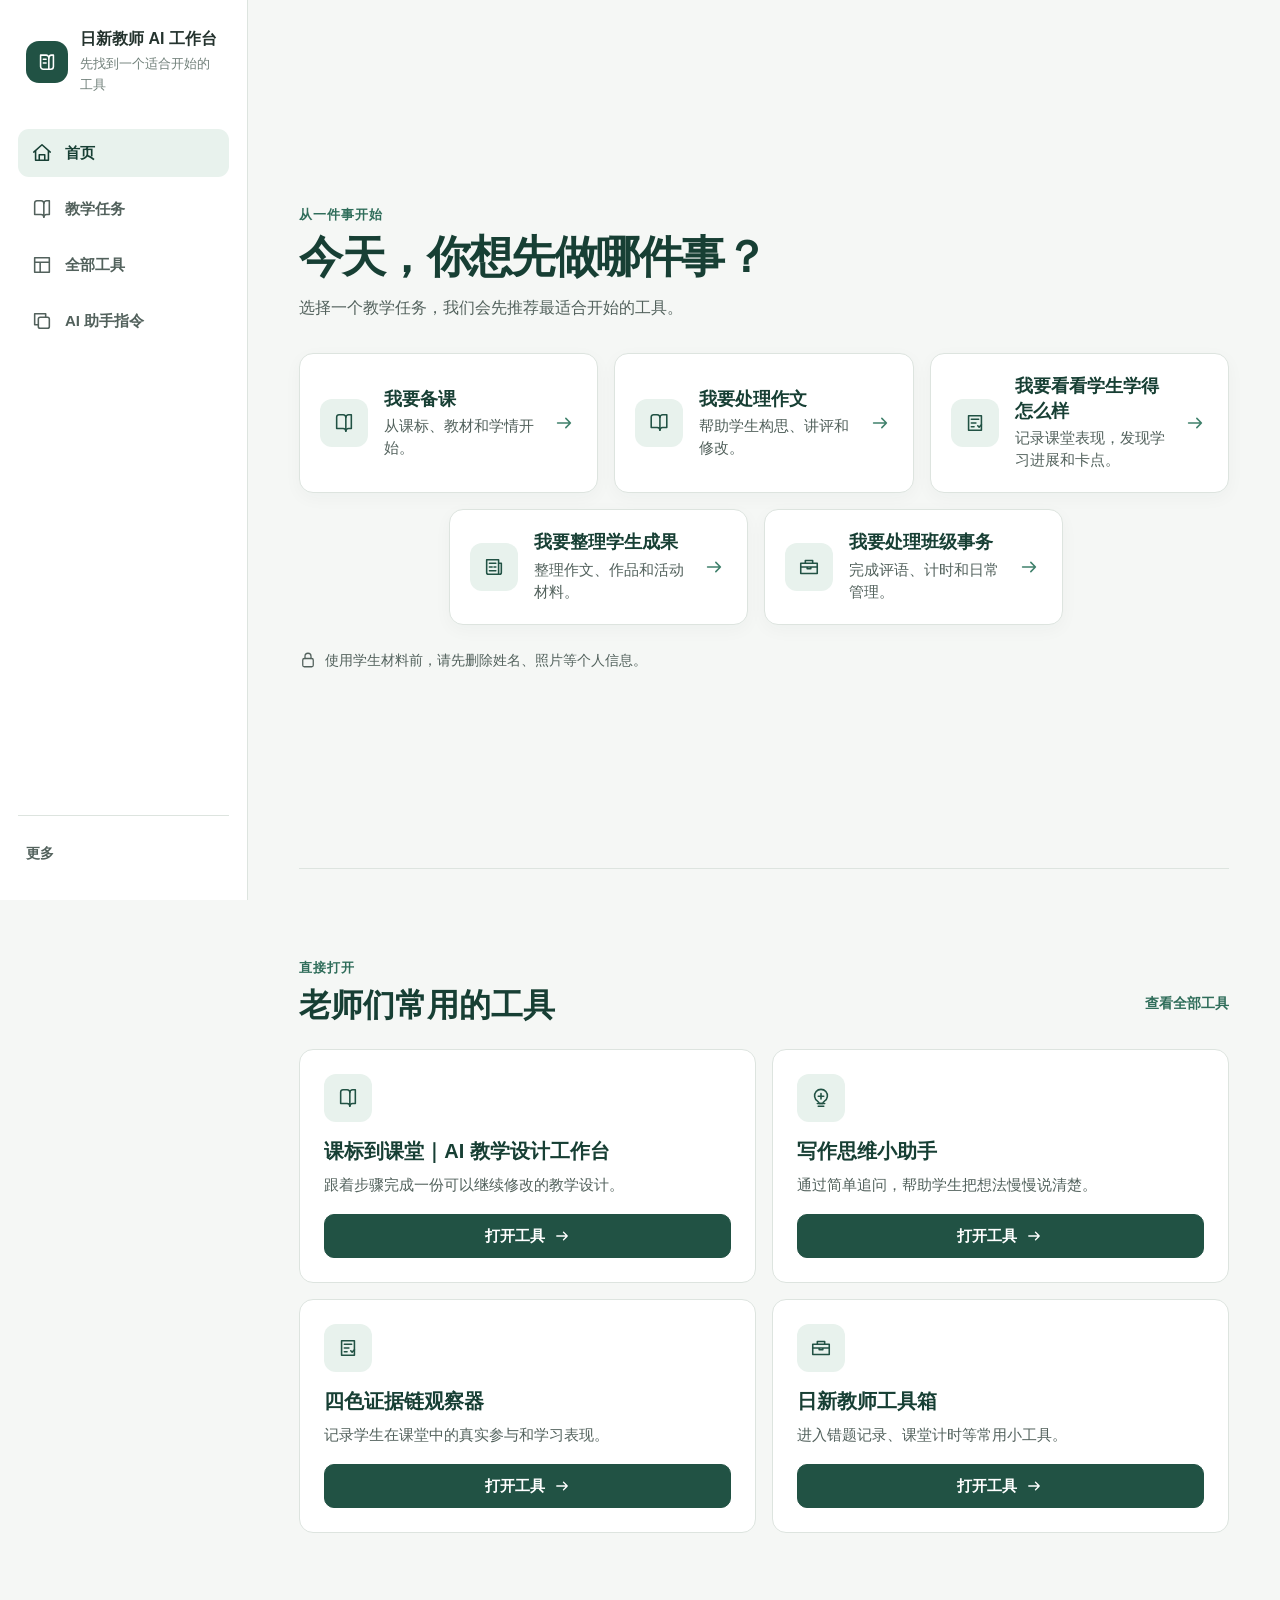
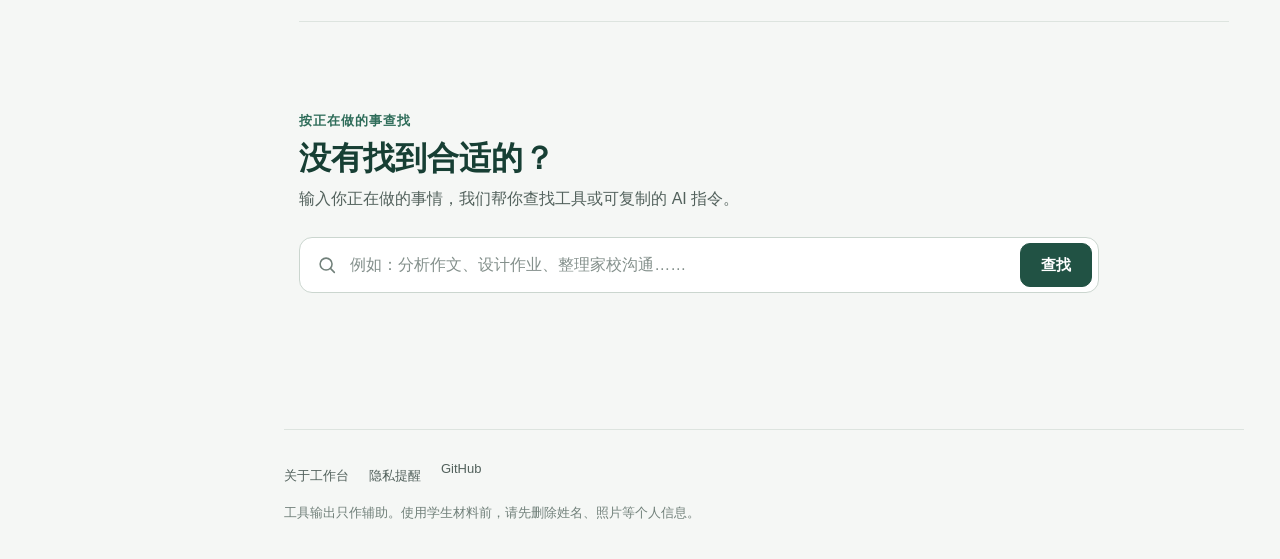
<file: index.html>
<!doctype html>
<html lang="zh-CN">
  <head>
    <meta charset="UTF-8" />
    <meta name="viewport" content="width=device-width, initial-scale=1.0" />
    <meta name="description" content="日新教师 AI 工作台：从今天要做的教学任务出发，找到一个适合开始的工具。" />
    <title>日新教师 AI 工作台</title>
    <link rel="icon" href="favicon.svg" type="image/svg+xml" />
    <link rel="stylesheet" href="styles.css" />
  </head>
  <body>
    <a class="skip-link" href="#main-content">跳到主要内容</a>

    <svg class="svg-sprite" aria-hidden="true">
      <symbol id="icon-brand" viewBox="0 0 24 24"><path d="M5 4.5h6a3 3 0 0 1 3 3V20H8a3 3 0 0 1-3-3V4.5Z"/><path d="M14 7.5a3 3 0 0 1 3-3h2V17a3 3 0 0 1-3 3h-2"/><path d="M8 9h3M8 13h3"/></symbol>
      <symbol id="icon-home" viewBox="0 0 24 24"><path d="m3 11 9-8 9 8"/><path d="M5 10v10h14V10M9 20v-6h6v6"/></symbol>
      <symbol id="icon-search" viewBox="0 0 24 24"><circle cx="11" cy="11" r="6.5"/><path d="m16 16 4 4"/></symbol>
      <symbol id="icon-close" viewBox="0 0 24 24"><path d="m6 6 12 12M18 6 6 18"/></symbol>
      <symbol id="icon-menu" viewBox="0 0 24 24"><path d="M4 7h16M4 12h16M4 17h16"/></symbol>
      <symbol id="icon-arrow" viewBox="0 0 24 24"><path d="M5 12h14m-5-5 5 5-5 5"/></symbol>
      <symbol id="icon-lesson-plan" viewBox="0 0 24 24"><path d="M4 5.5A2.5 2.5 0 0 1 6.5 3H11a3 3 0 0 1 3 3v15a3 3 0 0 0-3-3H4V5.5Z"/><path d="M14 6a3 3 0 0 1 3-3h3v15h-3a3 3 0 0 0-3 3"/></symbol>
      <symbol id="icon-book-open" viewBox="0 0 24 24"><path d="M3.5 5.5A2.5 2.5 0 0 1 6 3h4a3 3 0 0 1 3 3v14a3 3 0 0 0-3-3H3.5V5.5Z"/><path d="M13 6a3 3 0 0 1 3-3h4.5v14H16a3 3 0 0 0-3 3"/></symbol>
      <symbol id="icon-evidence" viewBox="0 0 24 24"><path d="M5 4h14v16H5z"/><path d="M8 8h8M8 12h5M8 16h3"/><path d="m15 15 1.5 1.5L19 14"/></symbol>
      <symbol id="icon-newspaper" viewBox="0 0 24 24"><path d="M4 4h13v16H6a2 2 0 0 1-2-2V4Z"/><path d="M17 8h3v10a2 2 0 0 1-2 2M7 8h7M7 12h3M12 12h2M7 16h7"/></symbol>
      <symbol id="icon-toolbox" viewBox="0 0 24 24"><path d="M3 8h18v11H3z"/><path d="M8 8V5h8v3M3 12h18M10 12v2h4v-2"/></symbol>
      <symbol id="icon-printer" viewBox="0 0 24 24"><path d="M7 9V3h10v6M7 17H4V9h16v8h-3M7 14h10v7H7z"/><path d="M16 12h1"/></symbol>
      <symbol id="icon-layout" viewBox="0 0 24 24"><path d="M4 4h16v16H4zM4 9h16M10 9v11"/></symbol>
      <symbol id="icon-image" viewBox="0 0 24 24"><rect x="3" y="4" width="18" height="16" rx="2"/><circle cx="8.5" cy="9" r="1.5"/><path d="m5 18 5-5 3 3 2-2 4 4"/></symbol>
      <symbol id="icon-spark" viewBox="0 0 24 24"><path d="m12 3 1.5 5.5L19 10l-5.5 1.5L12 17l-1.5-5.5L5 10l5.5-1.5L12 3Z"/></symbol>
      <symbol id="icon-timer" viewBox="0 0 24 24"><circle cx="12" cy="13" r="8"/><path d="M9 2h6M12 5V2M12 9v5l3 2"/></symbol>
      <symbol id="icon-map" viewBox="0 0 24 24"><path d="m3 6 6-3 6 3 6-3v15l-6 3-6-3-6 3V6Z"/><path d="M9 3v15M15 6v15"/></symbol>
      <symbol id="icon-archive" viewBox="0 0 24 24"><path d="M4 8h16v12H4zM3 4h18v4H3zM9 12h6"/></symbol>
      <symbol id="icon-diagnosis" viewBox="0 0 24 24"><circle cx="11" cy="11" r="7"/><path d="m16 16 5 5M8 11h6M11 8v6"/></symbol>
      <symbol id="icon-thinking" viewBox="0 0 24 24"><path d="M8 18h8M9 21h6"/><path d="M8.2 15.5A7 7 0 1 1 15.8 15.5C14.7 16.2 14 17 14 18h-4c0-1-.7-1.8-1.8-2.5Z"/><path d="M9 10h6M12 7v6"/></symbol>
      <symbol id="icon-edit" viewBox="0 0 24 24"><path d="M4 20h4L19 9l-4-4L4 16v4Z"/><path d="m13 7 4 4M4 20h16"/></symbol>
      <symbol id="icon-copy" viewBox="0 0 24 24"><rect x="8" y="8" width="12" height="12" rx="2"/><path d="M16 8V4H4v12h4"/></symbol>
      <symbol id="icon-lock" viewBox="0 0 24 24"><rect x="5" y="10" width="14" height="11" rx="2"/><path d="M8 10V7a4 4 0 0 1 8 0v3"/></symbol>
      <symbol id="icon-chevron" viewBox="0 0 24 24"><path d="m8 10 4 4 4-4"/></symbol>
      <symbol id="icon-info" viewBox="0 0 24 24"><circle cx="12" cy="12" r="9"/><path d="M12 11v6M12 7h.01"/></symbol>
    </svg>

    <header class="mobile-header" id="site-header">
      <button class="mobile-brand" type="button" data-open-home aria-label="返回日新教师 AI 工作台首页">
        <svg aria-hidden="true"><use href="#icon-brand"></use></svg><strong>日新教师 AI 工作台</strong>
      </button>
      <button class="icon-button menu-button" id="menu-toggle" type="button" aria-label="打开更多选项" aria-controls="app-sidebar" aria-expanded="false"><svg aria-hidden="true"><use href="#icon-menu"></use></svg></button>
    </header>

    <aside class="sidebar" id="app-sidebar" aria-label="工作台导航">
      <button class="sidebar-brand" type="button" data-open-home aria-label="返回日新教师 AI 工作台首页">
        <span class="brand-mark"><svg aria-hidden="true"><use href="#icon-brand"></use></svg></span>
        <span><strong>日新教师 AI 工作台</strong><small>先找到一个适合开始的工具</small></span>
      </button>
      <nav class="sidebar-nav" id="top-nav" aria-label="主导航">
        <button class="nav-item" type="button" data-open-home data-nav-view="home"><svg aria-hidden="true"><use href="#icon-home"></use></svg><span>首页</span></button>
        <button class="nav-item" type="button" data-open-tasks data-nav-view="tasks"><svg aria-hidden="true"><use href="#icon-lesson-plan"></use></svg><span>教学任务</span></button>
        <button class="nav-item" type="button" data-open-all-tools data-nav-view="tools"><svg aria-hidden="true"><use href="#icon-layout"></use></svg><span>全部工具</span></button>
        <button class="nav-item" type="button" data-open-all-prompts data-nav-view="prompts"><svg aria-hidden="true"><use href="#icon-copy"></use></svg><span>AI 助手指令</span></button>
      </nav>
      <details class="sidebar-more">
        <summary>更多</summary>
        <button type="button" data-info-dialog="about">关于工作台</button>
        <button type="button" data-info-dialog="privacy">隐私提醒</button>
        <a href="https://github.com/xj32274080/rixin-teacher-ai-entry" target="_blank" rel="noopener noreferrer">GitHub 仓库</a>
      </details>
    </aside>
    <button class="sidebar-scrim" id="sidebar-scrim" type="button" aria-label="关闭更多选项" hidden></button>

    <main class="workspace" id="main-content">
      <section class="view-panel home-view" id="home-view" data-view-panel="home" aria-labelledby="home-title">
        <div class="home-shell">
          <section class="task-stage" id="task-stage">
            <div class="task-choice" id="task-choice">
              <header class="home-heading">
                <p class="eyebrow">从一件事开始</p>
                <h1 id="home-title">今天，你想先做哪件事？</h1>
                <p>选择一个教学任务，我们会先推荐最适合开始的工具。</p>
              </header>
              <div class="task-card-grid" id="task-card-grid" aria-label="选择教学任务"></div>
              <p class="privacy-line"><svg aria-hidden="true"><use href="#icon-lock"></use></svg>使用学生材料前，请先删除姓名、照片等个人信息。</p>
            </div>
            <div class="task-focus" id="task-focus" hidden aria-live="polite"></div>
          </section>

          <section class="home-section common-section" aria-labelledby="common-title">
            <header class="section-heading"><div><p class="eyebrow">直接打开</p><h2 id="common-title">老师们常用的工具</h2></div><button class="text-button" type="button" data-open-all-tools>查看全部工具</button></header>
            <div class="common-tool-grid" id="common-tool-list" aria-live="polite"><div class="skeleton-block"></div></div>
          </section>

          <section class="home-section search-section" aria-labelledby="search-title">
            <header class="search-heading"><p class="eyebrow">按正在做的事查找</p><h2 id="search-title">没有找到合适的？</h2><p>输入你正在做的事情，我们帮你查找工具或可复制的 AI 指令。</p></header>
            <form class="home-search-area" id="home-search-form" role="search">
              <label class="sr-only" for="global-search">搜索工具或 AI 助手指令</label>
              <div class="search-box">
                <svg aria-hidden="true"><use href="#icon-search"></use></svg>
                <input id="global-search" type="search" placeholder="例如：分析作文、设计作业、整理家校沟通……" autocomplete="off" aria-controls="search-suggestions" aria-expanded="false" />
                <button class="search-clear icon-button" id="search-clear" type="button" aria-label="清空搜索" hidden><svg aria-hidden="true"><use href="#icon-close"></use></svg></button>
                <button class="search-submit" type="submit">查找</button>
              </div>
              <div class="search-suggestions" id="search-suggestions" role="listbox" aria-label="搜索建议" hidden></div>
            </form>
          </section>
        </div>
      </section>

      <section class="view-panel library-view" id="tools-view" data-view-panel="tools" aria-labelledby="tools-title" hidden>
        <header class="library-header">
          <div><p class="eyebrow">工具</p><h1 id="tools-title" tabindex="-1">全部工具</h1><p id="tools-description">点击“打开工具”即可使用。需要时再按用途筛选。</p></div>
          <div class="library-status"><p class="result-count" id="tool-result-count" aria-live="polite">正在加载工具…</p><button class="text-button" id="show-all-tools" type="button" data-open-all-tools hidden>查看全部工具</button></div>
        </header>
        <div class="library-search">
          <label class="sr-only" for="tool-search">搜索工具</label><svg aria-hidden="true"><use href="#icon-search"></use></svg>
          <input id="tool-search" type="search" placeholder="搜索工具名称或正在做的事" autocomplete="off" />
        </div>
        <details class="filter-disclosure" id="tool-filter-details">
          <summary>筛选工具<svg aria-hidden="true"><use href="#icon-chevron"></use></svg></summary>
          <div class="filter-panel" aria-label="工具筛选">
            <div class="category-scroll" id="tool-category-filters"></div>
            <div class="filter-actions"><label class="check-filter"><input id="online-only" type="checkbox"/><span>仅显示可直接打开</span></label><button class="text-button" id="clear-filters" type="button">清除筛选</button></div>
          </div>
        </details>
        <div class="compact-tool-grid loading-grid" id="tool-grid" aria-live="polite"><div class="skeleton-row"></div></div>
        <details class="internal-zone" id="internal-zone">
          <summary><span><svg aria-hidden="true"><use href="#icon-lock"></use></svg><span><strong>更多项目</strong><small id="internal-count">校内使用或仍在整理</small></span></span><svg class="chevron" aria-hidden="true"><use href="#icon-chevron"></use></svg></summary>
          <div class="internal-panel"><p class="internal-note">这些项目没有公开入口，可以查看说明了解当前状态。</p><div class="internal-list" id="internal-list"></div></div>
        </details>
      </section>

      <section class="view-panel library-view" id="prompts-view" data-view-panel="prompts" aria-labelledby="prompts-title" hidden>
        <header class="library-header">
          <div><p class="eyebrow">复制后使用</p><h1 id="prompts-title" tabindex="-1">AI 助手指令</h1><p id="prompts-description">复制下面的内容，粘贴到 ChatGPT、DeepSeek、Kimi 等 AI 工具中使用。</p></div>
          <div class="library-status"><p class="result-count" id="prompt-result-count" aria-live="polite">正在加载指令…</p><button class="text-button" id="show-all-prompts" type="button" data-open-all-prompts hidden>查看全部指令</button></div>
        </header>
        <div class="library-search">
          <label class="sr-only" for="prompt-search">搜索 AI 助手指令</label><svg aria-hidden="true"><use href="#icon-search"></use></svg>
          <input id="prompt-search" type="search" placeholder="搜索备课、作业、反思或家校沟通" autocomplete="off" />
        </div>
        <details class="filter-disclosure" id="prompt-filter-details">
          <summary>按用途筛选<svg aria-hidden="true"><use href="#icon-chevron"></use></svg></summary>
          <div class="filter-panel"><div class="category-scroll" id="prompt-category-filters"></div><div class="filter-actions"><button class="text-button" id="clear-prompt-filters" type="button">清除筛选</button></div></div>
        </details>
        <div class="prompt-list loading-grid" id="prompt-grid" aria-live="polite"><div class="skeleton-row"></div></div>
      </section>

      <footer class="workspace-footer">
        <div><button type="button" data-info-dialog="about">关于工作台</button><button type="button" data-info-dialog="privacy">隐私提醒</button><a href="https://github.com/xj32274080/rixin-teacher-ai-entry" target="_blank" rel="noopener noreferrer">GitHub</a></div>
        <p>工具输出只作辅助。使用学生材料前，请先删除姓名、照片等个人信息。</p>
      </footer>
    </main>

    <nav class="mobile-bottom-nav" aria-label="移动端主导航">
      <button type="button" data-open-home data-nav-view="home"><svg aria-hidden="true"><use href="#icon-home"></use></svg><span>首页</span></button>
      <button type="button" data-open-tasks data-nav-view="tasks"><svg aria-hidden="true"><use href="#icon-lesson-plan"></use></svg><span>任务</span></button>
      <button type="button" data-open-all-tools data-nav-view="tools"><svg aria-hidden="true"><use href="#icon-layout"></use></svg><span>工具</span></button>
      <button type="button" data-open-all-prompts data-nav-view="prompts"><svg aria-hidden="true"><use href="#icon-copy"></use></svg><span>AI 指令</span></button>
    </nav>

    <dialog class="detail-dialog" id="detail-dialog" aria-labelledby="dialog-title">
      <div class="dialog-shell"><button class="dialog-close icon-button" id="dialog-close" type="button" aria-label="关闭详情"><svg aria-hidden="true"><use href="#icon-close"></use></svg></button><div id="dialog-content"></div></div>
    </dialog>
    <div class="toast" id="toast" role="status" aria-live="polite"></div>
    <script src="app.js"></script>
  </body>
</html>
</file>
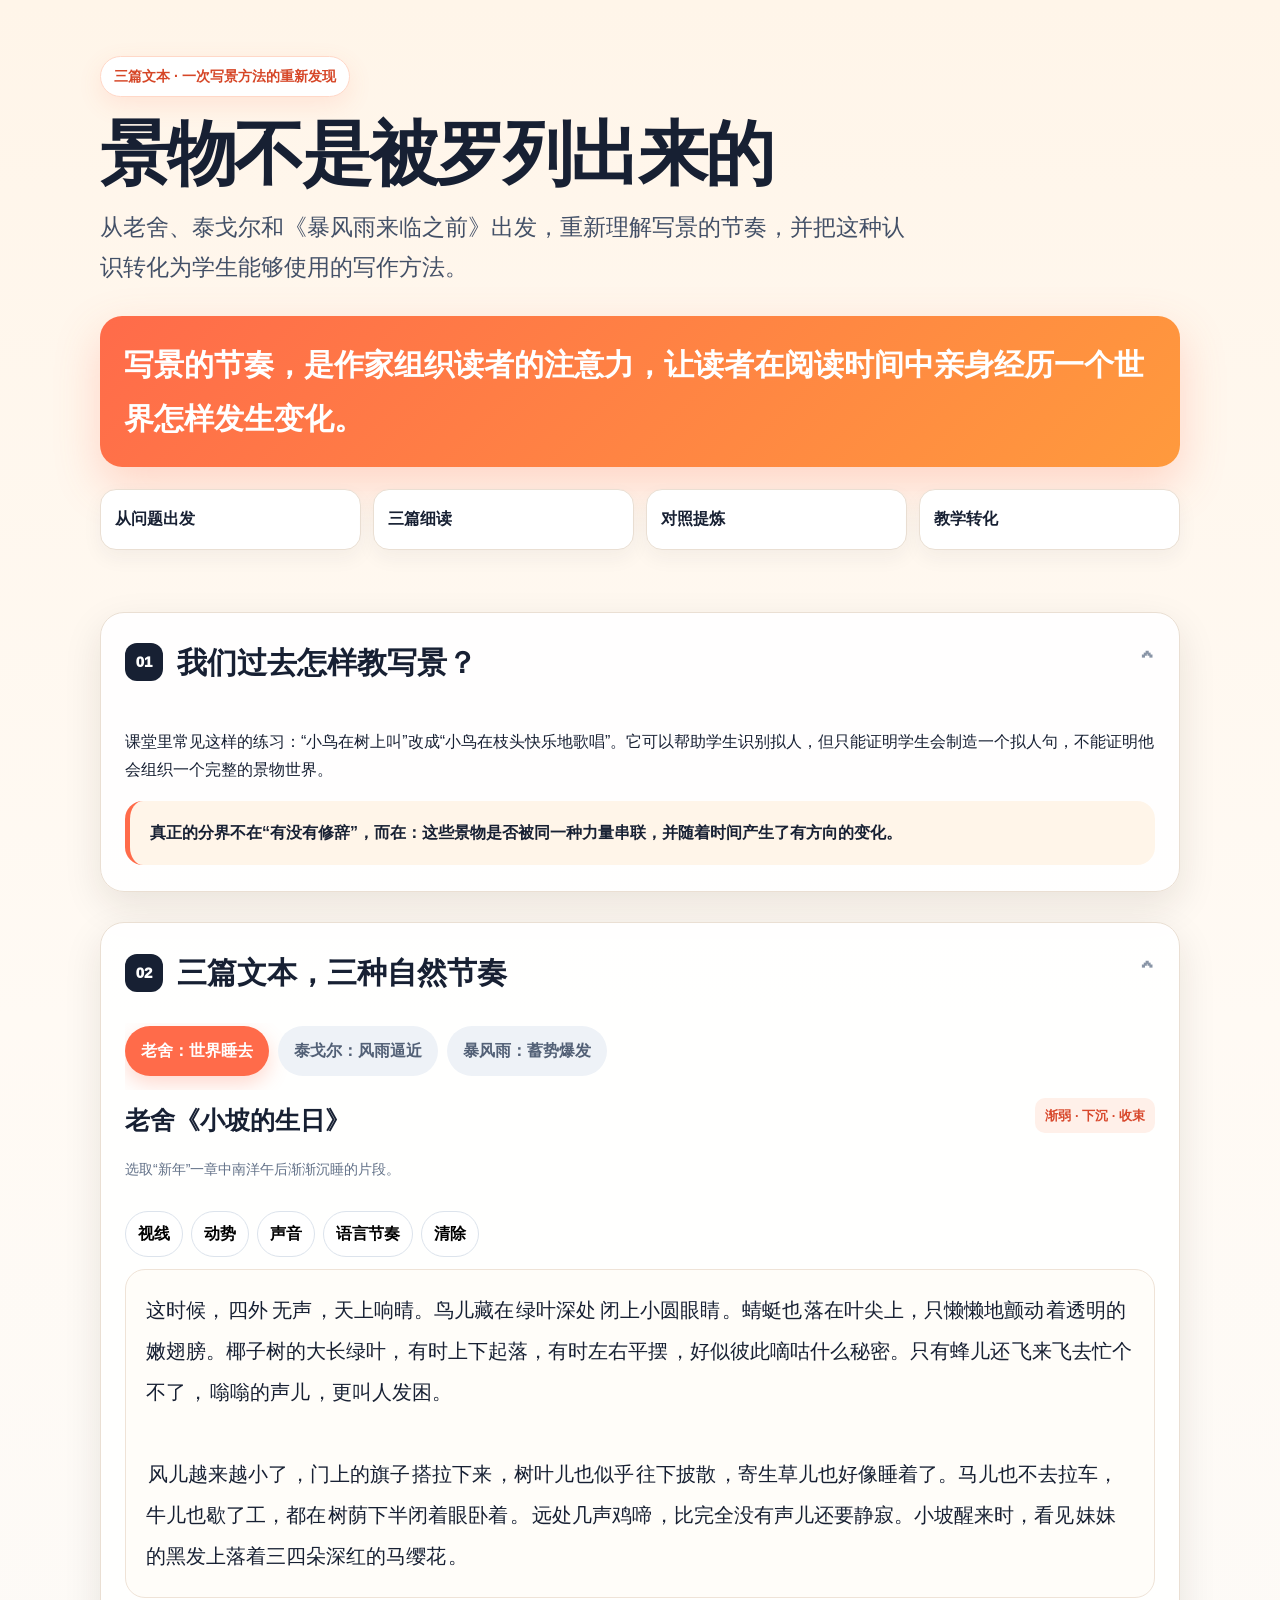
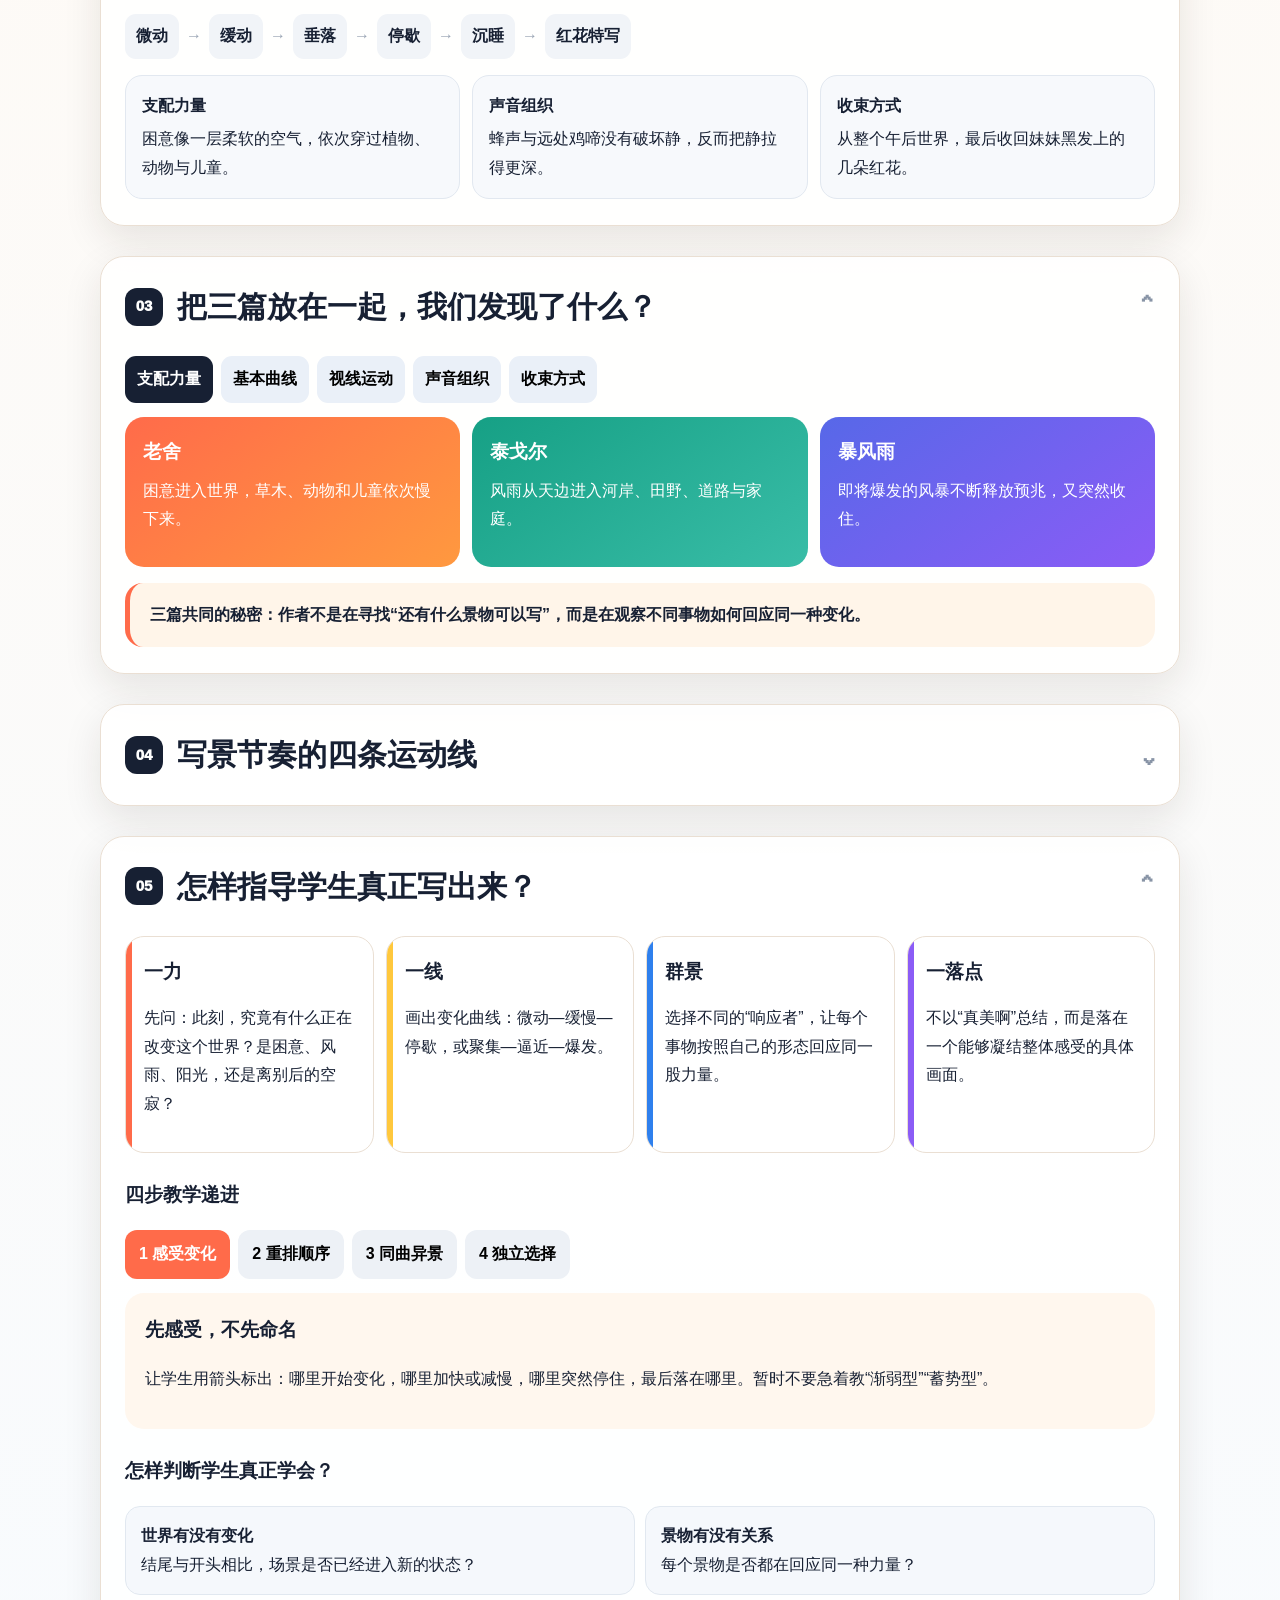
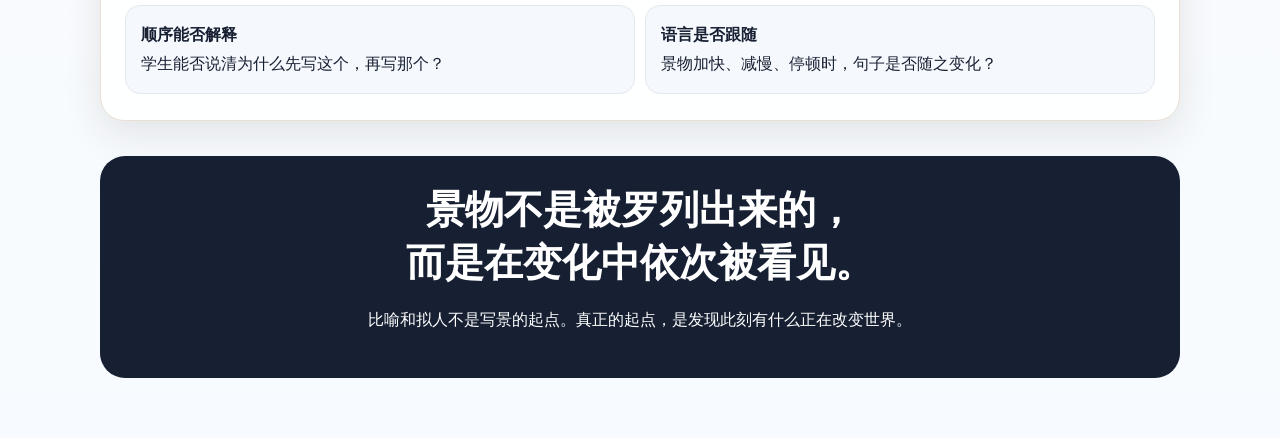
<file: writing-rhythm/index.html>
<!doctype html>
<html lang="zh-CN">
<head>
<meta charset="utf-8">
<meta name="viewport" content="width=device-width,initial-scale=1,viewport-fit=cover">
<meta name="theme-color" content="#ff6b4a">
<title>景物不是被罗列出来的｜三篇文本中的写景节奏</title>
<style>
:root{--ink:#172033;--muted:#617087;--paper:#fffaf4;--card:#fff;--orange:#ff6b4a;--yellow:#ffc83d;--blue:#2f80ed;--purple:#8b5cf6;--green:#16a085;--line:#eadfd3;--shadow:0 14px 38px rgba(42,32,22,.10)}*{box-sizing:border-box}html{scroll-behavior:smooth}body{margin:0;background:linear-gradient(180deg,#fff5e9 0,#fffaf4 28%,#f7fbff 100%);color:var(--ink);font-family:-apple-system,BlinkMacSystemFont,"Segoe UI","PingFang SC","Microsoft YaHei",sans-serif;line-height:1.78}button{font:inherit}a{color:inherit}.wrap{width:min(1080px,calc(100% - 28px));margin:auto}.hero{padding:56px 0 34px}.eyebrow{display:inline-flex;gap:8px;align-items:center;padding:7px 13px;border-radius:999px;background:#fff;border:1px solid #ffd8c8;color:#d64627;font-size:14px;font-weight:800;box-shadow:0 8px 24px rgba(255,107,74,.12)}h1{font-size:clamp(34px,7vw,70px);line-height:1.08;letter-spacing:-.04em;margin:20px 0 14px;max-width:900px}.lead{font-size:clamp(17px,2.4vw,23px);color:#435067;max-width:820px;margin:0}.thesis{margin-top:28px;padding:22px 24px;border-radius:22px;background:linear-gradient(135deg,#ff6b4a,#ff9a3d);color:#fff;box-shadow:0 18px 45px rgba(255,107,74,.25);font-size:clamp(20px,3vw,30px);font-weight:900}.map{display:grid;grid-template-columns:repeat(4,1fr);gap:12px;margin:22px 0 8px}.map a{text-decoration:none;background:#fff;border:1px solid var(--line);border-radius:16px;padding:15px 14px;font-weight:800;box-shadow:0 8px 20px rgba(36,45,60,.05);transition:.2s}.map a:hover{transform:translateY(-2px);border-color:#ffc8b9}.section{margin:20px 0 30px}.section>details{background:rgba(255,255,255,.92);border:1px solid var(--line);border-radius:24px;box-shadow:var(--shadow);overflow:hidden}.section>details>summary{list-style:none;cursor:pointer;padding:23px 24px;display:flex;align-items:center;gap:14px;font-size:clamp(20px,3vw,30px);font-weight:950}.section>details>summary::-webkit-details-marker{display:none}.num{width:38px;height:38px;display:grid;place-items:center;border-radius:12px;background:#172033;color:#fff;font-size:15px}.chev{margin-left:auto;color:#8894a6;transition:.2s}.section>details[open] .chev{transform:rotate(180deg)}.inside{padding:0 24px 26px}.callout{padding:18px 20px;border-radius:18px;background:#fff5e9;border-left:5px solid var(--orange);font-weight:700}.tabs{display:flex;gap:9px;overflow:auto;padding:3px 0 14px}.tab{border:0;padding:11px 16px;border-radius:999px;background:#eef2f7;color:#526076;font-weight:850;white-space:nowrap;cursor:pointer}.tab.active{color:#fff;background:var(--orange);box-shadow:0 8px 20px rgba(255,107,74,.26)}.panel{display:none}.panel.active{display:block}.author{display:flex;justify-content:space-between;gap:12px;align-items:flex-start;margin:8px 0 15px}.author h3{margin:0;font-size:25px}.tag{padding:6px 10px;border-radius:10px;background:#fff0e9;color:#d8482c;font-weight:850;font-size:13px}.tools{display:flex;flex-wrap:wrap;gap:8px;margin:12px 0}.tool{border:1px solid #dce3ec;background:#fff;padding:8px 12px;border-radius:999px;font-weight:800;cursor:pointer}.tool[data-k="sight"]{--c:var(--yellow)}.tool[data-k="motion"]{--c:var(--orange)}.tool[data-k="sound"]{--c:var(--blue)}.tool[data-k="language"]{--c:var(--purple)}.tool.on{background:var(--c);border-color:var(--c);color:#172033}.text{font-family:"Songti SC","STSong",serif;font-size:clamp(17px,2.1vw,20px);line-height:2.05;background:#fffdf9;border:1px solid #efe3d7;border-radius:20px;padding:20px}.mark{border-radius:5px;padding:1px 2px;transition:.18s}.show-sight .sight{background:rgba(255,200,61,.55)}.show-motion .motion{background:rgba(255,107,74,.35)}.show-sound .sound{background:rgba(47,128,237,.27)}.show-language .language{box-shadow:inset 0 -4px rgba(139,92,246,.38)}.curve{display:flex;align-items:center;gap:7px;flex-wrap:wrap;margin:16px 0}.curve span{padding:8px 11px;border-radius:11px;background:#f1f4f8;font-weight:850}.curve i{font-style:normal;color:#9aa5b4}.grid3{display:grid;grid-template-columns:repeat(3,1fr);gap:12px}.mini{background:#f7f9fc;border:1px solid #e2e8f0;border-radius:17px;padding:16px}.mini b{display:block;margin-bottom:5px}.compare-nav{display:flex;gap:8px;flex-wrap:wrap;margin-bottom:14px}.compare-btn{border:0;border-radius:11px;padding:9px 12px;background:#eaf0f8;font-weight:850;cursor:pointer}.compare-btn.active{background:#172033;color:#fff}.compare{display:grid;grid-template-columns:repeat(3,1fr);gap:12px}.compare article{border-radius:19px;padding:18px;color:#fff;min-height:150px}.compare article:nth-child(1){background:linear-gradient(145deg,#ff6b4a,#ff993f)}.compare article:nth-child(2){background:linear-gradient(145deg,#16a085,#39bda7)}.compare article:nth-child(3){background:linear-gradient(145deg,#5768e8,#8b5cf6)}.compare h4{margin:0 0 8px;font-size:19px}.compare p{margin:0}.formula{display:grid;grid-template-columns:repeat(4,1fr);gap:12px}.formula article{background:#fff;border:1px solid var(--line);border-radius:19px;padding:18px;position:relative;overflow:hidden}.formula article:before{content:"";position:absolute;inset:0 auto 0 0;width:6px;background:var(--c)}.formula article:nth-child(1){--c:#ff6b4a}.formula article:nth-child(2){--c:#ffc83d}.formula article:nth-child(3){--c:#2f80ed}.formula article:nth-child(4){--c:#8b5cf6}.formula h3{margin:0 0 5px}.steps{display:flex;gap:8px;overflow:auto;margin-bottom:14px}.stepbtn{border:0;padding:10px 14px;border-radius:12px;background:#edf1f6;font-weight:850;white-space:nowrap;cursor:pointer}.stepbtn.active{background:#ff6b4a;color:#fff}.step{display:none;background:#fff7ee;border-radius:19px;padding:20px}.step.active{display:block}.step h3{margin-top:0}.checks{display:grid;grid-template-columns:repeat(2,1fr);gap:10px}.check{padding:15px;border-radius:15px;background:#f5f8fc;border:1px solid #e1e8f0}.ending{margin:35px 0 60px;padding:28px;border-radius:25px;background:#172033;color:#fff;text-align:center}.ending strong{display:block;font-size:clamp(23px,4vw,39px);line-height:1.35}.note{font-size:14px;color:var(--muted)}@media(max-width:760px){.hero{padding-top:34px}.map{grid-template-columns:1fr 1fr}.section>details>summary{padding:18px 16px}.inside{padding:0 16px 20px}.grid3,.compare,.formula,.checks{grid-template-columns:1fr}.author{display:block}.tag{display:inline-block;margin-top:7px}.text{padding:16px;font-size:17px}.thesis{padding:19px}.compare article{min-height:auto}}@media(prefers-reduced-motion:reduce){*{scroll-behavior:auto!important;transition:none!important}}
</style>
</head>
<body>
<header class="hero wrap">
<span class="eyebrow">三篇文本 · 一次写景方法的重新发现</span>
<h1>景物不是被罗列出来的</h1>
<p class="lead">从老舍、泰戈尔和《暴风雨来临之前》出发，重新理解写景的节奏，并把这种认识转化为学生能够使用的写作方法。</p>
<div class="thesis">写景的节奏，是作家组织读者的注意力，让读者在阅读时间中亲身经历一个世界怎样发生变化。</div>
<nav class="map"><a href="#q">从问题出发</a><a href="#texts">三篇细读</a><a href="#compare">对照提炼</a><a href="#teach">教学转化</a></nav>
</header>
<main class="wrap">
<section class="section" id="q"><details open><summary><span class="num">01</span>我们过去怎样教写景？<span class="chev">⌄</span></summary><div class="inside"><p>课堂里常见这样的练习：“小鸟在树上叫”改成“小鸟在枝头快乐地歌唱”。它可以帮助学生识别拟人，但只能证明学生会制造一个拟人句，不能证明他会组织一个完整的景物世界。</p><div class="callout">真正的分界不在“有没有修辞”，而在：这些景物是否被同一种力量串联，并随着时间产生了有方向的变化。</div></div></details></section>
<section class="section" id="texts"><details open><summary><span class="num">02</span>三篇文本，三种自然节奏<span class="chev">⌄</span></summary><div class="inside"><div class="tabs"><button class="tab active" data-tab="laoshe">老舍：世界睡去</button><button class="tab" data-tab="tagore">泰戈尔：风雨逼近</button><button class="tab" data-tab="storm">暴风雨：蓄势爆发</button></div>
<div class="panel active" id="laoshe"><div class="author"><div><h3>老舍《小坡的生日》</h3><p class="note">选取“新年”一章中南洋午后渐渐沉睡的片段。</p></div><span class="tag">渐弱 · 下沉 · 收束</span></div><div class="tools"><button class="tool" data-k="sight">视线</button><button class="tool" data-k="motion">动势</button><button class="tool" data-k="sound">声音</button><button class="tool" data-k="language">语言节奏</button><button class="tool clear">清除</button></div><div class="text annotated">这时候，<span class="mark sight">四外</span><span class="mark sound">无声</span>，天上响晴。鸟儿藏在<span class="mark sight">绿叶深处</span><span class="mark motion">闭上小圆眼睛</span>。蜻蜓也<span class="mark motion language">落在叶尖上，只懒懒地颤动</span>着透明的嫩翅膀。椰子树的大长绿叶，<span class="mark motion">有时上下起落，有时左右平摆</span>，好似彼此嘀咕什么秘密。只有蜂儿还<span class="mark motion">飞来飞去忙个不了</span>，<span class="mark sound language">嗡嗡的声儿</span>，更叫人发困。<br><br><span class="mark language">风儿越来越小了</span>，门上的旗子<span class="mark motion">搭拉下来</span>，树叶儿也似乎<span class="mark motion">往下披散</span>，寄生草儿也好像睡着了。马儿也不去拉车，牛儿也歇了工，都在<span class="mark sight motion">树荫下半闭着眼卧着</span>。<span class="mark sound">远处几声鸡啼</span>，比完全没有声儿还要静寂。小坡醒来时，看见<span class="mark sight">妹妹的黑发上落着三四朵深红的马缨花</span>。</div><div class="curve"><span>微动</span><i>→</i><span>缓动</span><i>→</i><span>垂落</span><i>→</i><span>停歇</span><i>→</i><span>沉睡</span><i>→</i><span>红花特写</span></div><div class="grid3"><div class="mini"><b>支配力量</b>困意像一层柔软的空气，依次穿过植物、动物与儿童。</div><div class="mini"><b>声音组织</b>蜂声与远处鸡啼没有破坏静，反而把静拉得更深。</div><div class="mini"><b>收束方式</b>从整个午后世界，最后收回妹妹黑发上的几朵红花。</div></div></div>
<div class="panel" id="tagore"><div class="author"><div><h3>泰戈尔《雨天》</h3><p class="note">关注风雨如何由远方扩张，并不断逼近人的生活。</p></div><span class="tag" style="background:#e8fbf6;color:#087c67">扩张 · 渐强 · 收拢</span></div><div class="tools"><button class="tool" data-k="sight">视线</button><button class="tool" data-k="motion">动势</button><button class="tool" data-k="sound">声音</button><button class="tool" data-k="language">语言节奏</button><button class="tool clear">清除</button></div><div class="text annotated"><span class="mark sight">乌云很快地集拢在森林的黝黑的边缘上</span>。<span class="mark language sound">孩子，不要出去呀！</span><br><br><span class="mark sight">湖边的棕树</span><span class="mark motion">撞着头</span>，乌鸦<span class="mark motion">栖在沉默的树枝上</span>，河的东岸<span class="mark motion">被一片侵袭的暮色所笼罩</span>。我们的牛<span class="mark sight">系在篱笆上</span>，<span class="mark sound">高声鸣叫</span>。<span class="mark language sound">孩子，不要出去呀！</span><br><br>田水<span class="mark motion">泛溢</span>，河水<span class="mark motion language">变得暴躁起来</span>，妇人们从<span class="mark sight">恒河畔</span><span class="mark motion">匆匆地回家</span>。风在竹林中<span class="mark sound motion language">咆哮着，像一只挣扎的野兽</span>。</div><div class="curve"><span>乌云集拢</span><i>→</i><span>暮色逼近</span><i>→</i><span>动物不安</span><i>→</i><span>河水暴躁</span><i>→</i><span>行人匆忙</span><i>→</i><span>风声咆哮</span></div><div class="grid3"><div class="mini"><b>空间呼吸</b>天边、河岸、家门、田野不断展开，又被母亲的声音拉回。</div><div class="mini"><b>双重节奏</b>自然向外扩张，母亲则一次次把孩子向内收拢。</div><div class="mini"><b>语言节拍</b>“孩子，不要出去呀”反复出现，成为全篇稳定的回环。</div></div></div>
<div class="panel" id="storm"><div class="author"><div><h3>《暴风雨来临之前》</h3><p class="note">以关键节点呈现暴风雨前“动—静—再动—再静—爆发”的结构。</p></div><span class="tag" style="background:#eeeefe;color:#4d45bf">间歇 · 蓄势 · 爆发</span></div><div class="tools"><button class="tool" data-k="sight">视线</button><button class="tool" data-k="motion">动势</button><button class="tool" data-k="sound">声音</button><button class="tool" data-k="language">语言节奏</button><button class="tool clear">清除</button></div><div class="text annotated">空气<span class="mark motion">沉闷</span>，太阳被遮住，<span class="mark sight motion">乌云从天边慢慢蔓延过来</span>。牛马显得<span class="mark motion">焦躁不安</span>，鸟儿和昆虫纷纷躲藏。<br><br><span class="mark sight">很远的地方</span>传来<span class="mark sound">轻微的响声</span>，可是<span class="mark language sound">声音忽然停止了，一切又沉寂下来</span>。一道闪电划过，微风跟着来了；随后大风卷起尘土，树木剧烈摇动。<span class="mark language sound">大风过去以后，又是一片寂静</span>。忽然，<span class="mark sound motion language">轰隆隆的雷声震响天空</span>。</div><div class="curve"><span>沉闷</span><i>→</i><span>不安</span><i>→</i><span>轻响</span><i>→</i><span>沉寂</span><i>→</i><span>大风</span><i>→</i><span>再静</span><i>→</i><span>雷声爆发</span></div><div class="grid3"><div class="mini"><b>关键机制</b>力量并非一路增加，而是在两次停顿中积蓄。</div><div class="mini"><b>声音曲线</b>轻响—停止—大风—寂静—雷鸣，断续变化制造紧张。</div><div class="mini"><b>阅读效果</b>中间越安静，最后的雷声越具有突然性与冲击力。</div></div></div>
</div></details></section>
<section class="section" id="compare"><details open><summary><span class="num">03</span>把三篇放在一起，我们发现了什么？<span class="chev">⌄</span></summary><div class="inside"><div class="compare-nav"><button class="compare-btn active" data-c="power">支配力量</button><button class="compare-btn" data-c="curve">基本曲线</button><button class="compare-btn" data-c="space">视线运动</button><button class="compare-btn" data-c="sound">声音组织</button><button class="compare-btn" data-c="ending">收束方式</button></div><div class="compare"><article><h4>老舍</h4><p id="c1">困意进入世界，草木、动物和儿童依次慢下来。</p></article><article><h4>泰戈尔</h4><p id="c2">风雨从天边进入河岸、田野、道路与家庭。</p></article><article><h4>暴风雨</h4><p id="c3">即将爆发的风暴不断释放预兆，又突然收住。</p></article></div><div class="callout" style="margin-top:16px">三篇共同的秘密：作者不是在寻找“还有什么景物可以写”，而是在观察不同事物如何回应同一种变化。</div></div></details></section>
<section class="section"><details><summary><span class="num">04</span>写景节奏的四条运动线<span class="chev">⌄</span></summary><div class="inside"><div class="formula"><article><h3>视线</h3><p>先看哪里，再看哪里；何时推远，何时拉近，最后停在哪里。</p></article><article><h3>状态</h3><p>世界怎样从一种状态进入另一种状态：渐弱、渐强、停顿或爆发。</p></article><article><h3>声音</h3><p>声音怎样出现、增多、变远、停止，又怎样突然回来。</p></article><article><h3>语言</h3><p>句子的长短、动词力度和重复停顿，怎样跟随世界一起呼吸。</p></article></div></div></details></section>
<section class="section" id="teach"><details open><summary><span class="num">05</span>怎样指导学生真正写出来？<span class="chev">⌄</span></summary><div class="inside"><div class="formula"><article><h3>一力</h3><p>先问：此刻，究竟有什么正在改变这个世界？是困意、风雨、阳光，还是离别后的空寂？</p></article><article><h3>一线</h3><p>画出变化曲线：微动—缓慢—停歇，或聚集—逼近—爆发。</p></article><article><h3>群景</h3><p>选择不同的“响应者”，让每个事物按照自己的形态回应同一股力量。</p></article><article><h3>一落点</h3><p>不以“真美啊”总结，而是落在一个能够凝结整体感受的具体画面。</p></article></div><h3 style="margin-top:25px">四步教学递进</h3><div class="steps"><button class="stepbtn active" data-step="1">1 感受变化</button><button class="stepbtn" data-step="2">2 重排顺序</button><button class="stepbtn" data-step="3">3 同曲异景</button><button class="stepbtn" data-step="4">4 独立选择</button></div><div class="step active" id="step1"><h3>先感受，不先命名</h3><p>让学生用箭头标出：哪里开始变化，哪里加快或减慢，哪里突然停住，最后落在哪里。暂时不要急着教“渐弱型”“蓄势型”。</p></div><div class="step" id="step2"><h3>重排景物顺序</h3><p>把一段写景拆开，让学生重新排序，并说明：为什么这一句不能放在最前面？为什么这里必须突然安静？</p></div><div class="step" id="step3"><h3>同曲异景</h3><p>保留原文变化曲线，更换场景：用老舍的渐弱节奏写《午休铃响以后》；用泰戈尔的逼近节奏写《夏雨正向校园走来》。</p></div><div class="step" id="step4"><h3>独立选择节奏</h3><p>给出“放学后的校园”“雨刚停下”等开放场景，由学生自己确定支配力量、变化线、响应景物和最终落点。</p></div><h3 style="margin-top:25px">怎样判断学生真正学会？</h3><div class="checks"><div class="check"><b>世界有没有变化</b><br>结尾与开头相比，场景是否已经进入新的状态？</div><div class="check"><b>景物有没有关系</b><br>每个景物是否都在回应同一种力量？</div><div class="check"><b>顺序能否解释</b><br>学生能否说清为什么先写这个，再写那个？</div><div class="check"><b>语言是否跟随</b><br>景物加快、减慢、停顿时，句子是否随之变化？</div></div></div></details></section>
<section class="ending"><strong>景物不是被罗列出来的，<br>而是在变化中依次被看见。</strong><p>比喻和拟人不是写景的起点。真正的起点，是发现此刻有什么正在改变世界。</p></section>
</main>
<script>
const tabs=document.querySelectorAll('.tab'),panels=document.querySelectorAll('.panel');tabs.forEach(b=>b.onclick=()=>{tabs.forEach(x=>x.classList.remove('active'));panels.forEach(x=>x.classList.remove('active'));b.classList.add('active');document.getElementById(b.dataset.tab).classList.add('active')});document.querySelectorAll('.tools').forEach(box=>{const text=box.nextElementSibling;box.querySelectorAll('.tool[data-k]').forEach(b=>b.onclick=()=>{b.classList.toggle('on');text.classList.toggle('show-'+b.dataset.k)});box.querySelector('.clear').onclick=()=>{box.querySelectorAll('.tool').forEach(x=>x.classList.remove('on'));text.className='text annotated'}});const comp={power:['困意进入世界，草木、动物和儿童依次慢下来。','风雨从天边进入河岸、田野、道路与家庭。','即将爆发的风暴不断释放预兆，又突然收住。'],curve:['微动—缓动—垂落—沉睡—轻轻醒来。','聚集—逼近—骚动—奔流—咆哮。','沉闷—微动—沉寂—大动—再静—爆发。'],space:['由身边景物扩大到整个世界，再收回妹妹黑发上的红花。','远方展开又不断回到母亲与孩子身边，像一次次呼吸。','以时间推进为主，从天空异常逐步落到动物、风与雷声。'],sound:['蜂声与远处鸡啼越来越稀疏，让静显得更深。','牛鸣、呼喊、水声和风声逐渐叠加。','轻响—停止—风声—寂静—雷鸣，声音断续蓄势。'],ending:['以妹妹黑发上的三四朵红花温柔收束。','外部风雨的咆哮与母亲的召唤同时存在。','以雷声震响天空完成突然爆发。']};document.querySelectorAll('.compare-btn').forEach(b=>b.onclick=()=>{document.querySelectorAll('.compare-btn').forEach(x=>x.classList.remove('active'));b.classList.add('active');const a=comp[b.dataset.c];['c1','c2','c3'].forEach((id,i)=>document.getElementById(id).textContent=a[i])});document.querySelectorAll('.stepbtn').forEach(b=>b.onclick=()=>{document.querySelectorAll('.stepbtn').forEach(x=>x.classList.remove('active'));document.querySelectorAll('.step').forEach(x=>x.classList.remove('active'));b.classList.add('active');document.getElementById('step'+b.dataset.step).classList.add('active')});
</script>
</body></html>
</file>
<file: styles.css>
:root {
  --green-900: #173f34;
  --green-800: #215244;
  --green-700: #2f6d5a;
  --green-600: #3f806b;
  --green-100: #e8f2ed;
  --green-50: #f3f8f5;
  --ink: #24332e;
  --ink-soft: #52615c;
  --ink-faint: #71807a;
  --paper: #ffffff;
  --canvas: #f5f7f5;
  --warm: #fbfaf7;
  --line: #dde4df;
  --line-strong: #cbd6cf;
  --shadow: 0 12px 36px rgba(32, 65, 53, 0.08);
  --sidebar-width: 248px;
  --radius-lg: 20px;
  --radius-md: 14px;
  --radius-sm: 10px;
}

* { box-sizing: border-box; }

html { scroll-behavior: smooth; }

body {
  margin: 0;
  min-width: 320px;
  background: var(--canvas);
  color: var(--ink);
  font: 16px/1.65 -apple-system, BlinkMacSystemFont, "Segoe UI", "Microsoft YaHei", "PingFang SC", sans-serif;
  -webkit-font-smoothing: antialiased;
}

body.modal-open,
body.nav-open { overflow: hidden; }

button,
input,
summary,
textarea { font: inherit; }

button,
summary { -webkit-tap-highlight-color: transparent; }

button,
a { touch-action: manipulation; }

button { color: inherit; }

a { color: inherit; text-decoration: none; }

svg {
  width: 22px;
  height: 22px;
  fill: none;
  stroke: currentColor;
  stroke-linecap: round;
  stroke-linejoin: round;
  stroke-width: 1.7;
}

[hidden] { display: none !important; }

.svg-sprite {
  position: absolute;
  width: 0;
  height: 0;
  overflow: hidden;
}

.sr-only {
  position: absolute;
  width: 1px;
  height: 1px;
  padding: 0;
  margin: -1px;
  overflow: hidden;
  clip: rect(0, 0, 0, 0);
  white-space: nowrap;
  border: 0;
}

.skip-link {
  position: fixed;
  z-index: 1000;
  top: 8px;
  left: 8px;
  padding: 10px 16px;
  border-radius: 8px;
  background: var(--green-900);
  color: white;
  transform: translateY(-160%);
}

.skip-link:focus { transform: translateY(0); }

:focus-visible {
  outline: 3px solid rgba(47, 109, 90, 0.34);
  outline-offset: 3px;
}

.sidebar {
  position: fixed;
  z-index: 20;
  inset: 0 auto 0 0;
  width: var(--sidebar-width);
  display: flex;
  flex-direction: column;
  padding: 24px 18px;
  border-right: 1px solid var(--line);
  background: var(--paper);
}

.sidebar-brand,
.mobile-brand {
  border: 0;
  background: transparent;
  text-align: left;
  cursor: pointer;
}

.sidebar-brand {
  display: flex;
  align-items: center;
  gap: 12px;
  min-height: 56px;
  padding: 4px 8px 22px;
}

.brand-mark {
  display: grid;
  width: 42px;
  height: 42px;
  flex: 0 0 auto;
  place-items: center;
  border-radius: 13px;
  background: var(--green-800);
  color: white;
}

.sidebar-brand strong,
.sidebar-brand small { display: block; }

.sidebar-brand strong {
  font-size: 16px;
  line-height: 1.35;
}

.sidebar-brand small {
  margin-top: 3px;
  color: var(--ink-faint);
  font-size: 13px;
}

.sidebar-nav {
  display: grid;
  gap: 8px;
  margin-top: 12px;
}

.nav-item {
  display: flex;
  align-items: center;
  gap: 12px;
  min-height: 48px;
  padding: 10px 13px;
  border: 0;
  border-radius: 11px;
  background: transparent;
  color: var(--ink-soft);
  font-size: 15px;
  font-weight: 650;
  text-align: left;
  cursor: pointer;
  transition: background 160ms ease, color 160ms ease, transform 80ms ease;
}

.nav-item:hover { background: var(--green-50); color: var(--green-800); }
.nav-item:active { transform: scale(0.985); }
.nav-item.is-active { background: var(--green-100); color: var(--green-900); }

.sidebar-more {
  margin-top: auto;
  border-top: 1px solid var(--line);
  padding: 16px 8px 0;
  color: var(--ink-soft);
  font-size: 14px;
}

.sidebar-more summary {
  min-height: 44px;
  display: flex;
  align-items: center;
  cursor: pointer;
  font-weight: 650;
}

.sidebar-more button,
.sidebar-more a {
  width: 100%;
  min-height: 44px;
  display: flex;
  align-items: center;
  border: 0;
  background: transparent;
  color: var(--ink-soft);
  text-align: left;
  cursor: pointer;
}

.mobile-header,
.mobile-bottom-nav,
.sidebar-scrim { display: none; }

.workspace {
  min-height: 100vh;
  margin-left: var(--sidebar-width);
}

.view-panel { padding: 32px clamp(24px, 4vw, 56px) 72px; }

.home-shell {
  width: min(1120px, 100%);
  margin: 0 auto;
}

.task-stage {
  min-height: calc(100vh - 64px);
  display: grid;
  align-items: center;
  padding: 20px 0 44px;
}

.task-choice { width: 100%; }

.home-heading {
  max-width: 720px;
  margin-bottom: 32px;
}

.eyebrow {
  margin: 0 0 7px;
  color: var(--green-700);
  font-size: 13px;
  font-weight: 750;
  letter-spacing: 0.08em;
}

h1,
h2,
h3,
p { margin-top: 0; }

h1 {
  margin-bottom: 12px;
  color: var(--green-900);
  font-size: clamp(32px, 4vw, 44px);
  line-height: 1.15;
  letter-spacing: -0.035em;
}

.home-heading > p:last-child,
.focus-heading > p:last-child,
.library-header > div > p:last-child,
.search-heading > p:last-child {
  margin-bottom: 0;
  color: var(--ink-soft);
  font-size: 16px;
}

.task-card-grid {
  display: grid;
  grid-template-columns: repeat(2, minmax(0, 1fr));
  gap: 16px;
}

.task-card {
  position: relative;
  min-height: 116px;
  display: grid;
  grid-template-columns: 48px minmax(0, 1fr) 24px;
  align-items: center;
  gap: 16px;
  padding: 20px;
  border: 1px solid var(--line);
  border-radius: var(--radius-md);
  background: var(--paper);
  box-shadow: 0 5px 18px rgba(32, 65, 53, 0.035);
  text-align: left;
  cursor: pointer;
  transition: border-color 160ms ease, box-shadow 160ms ease, transform 80ms ease;
}

.task-card:last-child { grid-column: 1 / -1; }
.task-card:hover { border-color: #9dbbad; box-shadow: var(--shadow); }
.task-card:active { transform: scale(0.992); }

.task-icon,
.common-tool-icon,
.compact-tool-icon,
.recommended-icon,
.internal-icon {
  display: grid;
  place-items: center;
  border-radius: 12px;
  background: var(--green-100);
  color: var(--green-800);
}

.task-icon { width: 48px; height: 48px; }

.task-card strong,
.task-card small { display: block; }

.task-card strong {
  margin-bottom: 4px;
  color: var(--green-900);
  font-size: 18px;
  line-height: 1.35;
}

.task-card small {
  color: var(--ink-soft);
  font-size: 15px;
  line-height: 1.5;
}

.task-arrow { color: var(--green-600); }

.privacy-line {
  display: flex;
  align-items: flex-start;
  gap: 8px;
  margin: 24px 0 0;
  color: var(--ink-soft);
  font-size: 14px;
}

.privacy-line svg { width: 18px; height: 18px; margin-top: 2px; flex: 0 0 auto; }

.task-focus {
  width: min(880px, 100%);
  margin: 0 auto;
}

.back-button {
  min-height: 44px;
  display: inline-flex;
  align-items: center;
  gap: 8px;
  margin: 0 0 24px;
  padding: 8px 0;
  border: 0;
  background: transparent;
  color: var(--green-700);
  font-weight: 700;
  cursor: pointer;
}

.back-button svg { transform: rotate(180deg); }

.focus-heading { max-width: 720px; margin-bottom: 28px; }

.recommended-tool {
  display: grid;
  grid-template-columns: 64px minmax(0, 1fr) auto;
  align-items: center;
  gap: 24px;
  padding: clamp(24px, 4vw, 36px);
  border: 1px solid #bdd2c6;
  border-radius: var(--radius-lg);
  background: var(--paper);
  box-shadow: var(--shadow);
}

.recommended-icon { width: 64px; height: 64px; }
.recommended-icon svg { width: 30px; height: 30px; }
.recommended-copy > p:first-child { margin-bottom: 5px; color: var(--green-700); font-size: 13px; font-weight: 750; }
.recommended-copy h2 { margin-bottom: 8px; color: var(--green-900); font-size: clamp(21px, 2.4vw, 27px); line-height: 1.3; }
.recommended-copy > p:last-child { margin-bottom: 0; color: var(--ink-soft); font-size: 15px; }

.recommended-actions,
.compact-tool-actions,
.prompt-actions {
  display: flex;
  flex-direction: column;
  align-items: stretch;
  gap: 8px;
}

.button,
.primary-button,
.secondary-button,
.search-submit,
.more-task-tools {
  min-height: 44px;
  display: inline-flex;
  align-items: center;
  justify-content: center;
  gap: 8px;
  padding: 10px 16px;
  border-radius: 10px;
  font-size: 15px;
  font-weight: 700;
  line-height: 1.3;
  text-align: center;
  cursor: pointer;
  transition: background 160ms ease, border-color 160ms ease, transform 80ms ease;
}

.button:active,
.secondary-button:active,
.search-submit:active,
.more-task-tools:active { transform: scale(0.985); }

.primary-button,
.search-submit {
  border: 1px solid var(--green-800);
  background: var(--green-800);
  color: white;
}

.primary-button:hover,
.search-submit:hover { background: var(--green-900); }

.secondary-button,
.more-task-tools {
  border: 1px solid var(--line-strong);
  background: var(--paper);
  color: var(--green-800);
}

.secondary-button:hover,
.more-task-tools:hover { border-color: var(--green-600); background: var(--green-50); }
.button-arrow,
.small-arrow { width: 18px; height: 18px; }

.supplement-section { margin-top: 28px; }
.supplement-section h2 { margin-bottom: 12px; font-size: 18px; color: var(--green-900); }
.supplement-list { display: grid; grid-template-columns: repeat(2, minmax(0, 1fr)); gap: 12px; }
.supplement-button {
  min-height: 56px;
  display: grid;
  grid-template-columns: 24px minmax(0, 1fr) auto;
  align-items: center;
  gap: 11px;
  padding: 12px 14px;
  border: 1px solid var(--line);
  border-radius: 11px;
  background: var(--paper);
  color: var(--ink);
  font-size: 15px;
  font-weight: 650;
  text-align: left;
  cursor: pointer;
}
.supplement-button:hover { border-color: #9dbbad; }

.workflow-disclosure {
  margin-top: 20px;
  border: 1px solid var(--line);
  border-radius: 12px;
  background: var(--paper);
}

.workflow-disclosure summary,
.filter-disclosure > summary,
.internal-zone > summary {
  list-style: none;
  cursor: pointer;
}

.workflow-disclosure summary::-webkit-details-marker,
.filter-disclosure summary::-webkit-details-marker,
.internal-zone summary::-webkit-details-marker { display: none; }

.workflow-disclosure summary {
  min-height: 52px;
  display: flex;
  align-items: center;
  justify-content: space-between;
  gap: 12px;
  padding: 12px 16px;
  color: var(--green-800);
  font-size: 15px;
  font-weight: 700;
}

.workflow-disclosure[open] summary svg,
.filter-disclosure[open] > summary svg,
.internal-zone[open] .chevron { transform: rotate(180deg); }

.workflow-disclosure ol {
  display: grid;
  grid-template-columns: repeat(5, minmax(0, 1fr));
  gap: 8px;
  margin: 0;
  padding: 6px 16px 16px;
  list-style: none;
}

.workflow-disclosure li { color: var(--ink-soft); font-size: 13px; }
.workflow-disclosure li span { display: grid; width: 28px; height: 28px; margin-bottom: 6px; place-items: center; border-radius: 50%; background: var(--green-100); color: var(--green-800); font-weight: 750; }
.workflow-disclosure li strong { display: block; font-size: 14px; }
.workflow-disclosure .text-button { margin: 0 16px 14px; }

.more-task-tools { width: 100%; margin-top: 12px; }

.home-section {
  padding: clamp(48px, 8vw, 88px) 0;
  border-top: 1px solid var(--line);
}

.section-heading,
.library-header {
  display: flex;
  align-items: flex-end;
  justify-content: space-between;
  gap: 24px;
}

.section-heading { margin-bottom: 24px; }
.section-heading h2,
.search-heading h2 { margin-bottom: 0; color: var(--green-900); font-size: clamp(25px, 3vw, 32px); line-height: 1.25; }

.text-button {
  min-height: 44px;
  padding: 8px 0;
  border: 0;
  background: transparent;
  color: var(--green-700);
  font-size: 14px;
  font-weight: 700;
  cursor: pointer;
}

.text-button:hover { color: var(--green-900); text-decoration: underline; text-underline-offset: 4px; }

.common-tool-grid {
  display: grid;
  grid-template-columns: repeat(2, minmax(0, 1fr));
  gap: 16px;
}

.common-tool-card {
  min-height: 232px;
  display: grid;
  grid-template-rows: auto 1fr auto;
  justify-items: start;
  gap: 16px;
  padding: 24px;
  border: 1px solid var(--line);
  border-radius: var(--radius-md);
  background: var(--paper);
}

.common-tool-icon { width: 48px; height: 48px; }
.common-tool-card h3 { margin-bottom: 8px; color: var(--green-900); font-size: 20px; line-height: 1.35; }
.common-tool-card p { margin-bottom: 0; color: var(--ink-soft); font-size: 15px; }
.common-tool-card .button { width: 100%; }

.search-section { padding-bottom: 64px; }
.search-heading { max-width: 680px; margin-bottom: 24px; }
.search-heading h2 { margin-bottom: 8px; }

.home-search-area { position: relative; max-width: 800px; }
.search-box,
.library-search {
  display: flex;
  align-items: center;
  gap: 10px;
  min-height: 56px;
  border: 1px solid var(--line-strong);
  border-radius: 13px;
  background: var(--paper);
}

.search-box { padding: 5px 6px 5px 16px; }
.search-box:focus-within,
.library-search:focus-within { border-color: var(--green-600); box-shadow: 0 0 0 3px rgba(63, 128, 107, 0.13); }
.search-box > svg,
.library-search > svg { flex: 0 0 auto; color: var(--ink-faint); }
.search-box input,
.library-search input { min-width: 0; flex: 1; border: 0; outline: 0; background: transparent; color: var(--ink); font-size: 16px; }
.search-box input::placeholder,
.library-search input::placeholder { color: #84908c; }
.search-submit { flex: 0 0 auto; min-height: 44px; padding-inline: 20px; }
.icon-button { display: grid; width: 44px; height: 44px; flex: 0 0 auto; place-items: center; border: 0; border-radius: 10px; background: transparent; cursor: pointer; }
.icon-button:hover { background: var(--green-50); }

.search-suggestions {
  position: absolute;
  z-index: 12;
  top: calc(100% + 8px);
  left: 0;
  right: 0;
  max-height: min(520px, 70vh);
  overflow-y: auto;
  padding: 10px;
  border: 1px solid var(--line);
  border-radius: 13px;
  background: var(--paper);
  box-shadow: var(--shadow);
}

.suggestion-group > p { margin: 8px 8px 4px; color: var(--ink-faint); font-size: 13px; font-weight: 750; }
.suggestion-group button { width: 100%; min-height: 58px; display: grid; grid-template-columns: 28px minmax(0, 1fr); align-items: center; gap: 12px; padding: 9px 10px; border: 0; border-radius: 9px; background: transparent; text-align: left; cursor: pointer; }
.suggestion-group button:hover,
.suggestion-group button:focus-visible { background: var(--green-50); }
.suggestion-group strong,
.suggestion-group small { display: block; }
.suggestion-group strong { margin-bottom: 2px; font-size: 15px; }
.suggestion-group small { overflow: hidden; color: var(--ink-soft); font-size: 13px; white-space: nowrap; text-overflow: ellipsis; }
.suggestion-empty { margin: 0; padding: 12px; color: var(--ink-soft); font-size: 14px; }

.library-view {
  width: min(960px, calc(100% - 48px));
  margin: 0 auto;
  padding: 72px 0 88px;
}

.library-header { margin-bottom: 28px; }
.library-header h1 { margin-bottom: 10px; }
.library-header > div:first-child { max-width: 680px; }
.library-status { flex: 0 0 auto; text-align: right; }
.result-count { margin: 0; color: var(--ink-faint); font-size: 14px; }

.library-search { padding: 0 16px; }
.library-search input { height: 54px; }

.filter-disclosure {
  margin: 14px 0 26px;
  border: 1px solid var(--line);
  border-radius: 11px;
  background: var(--paper);
}

.filter-disclosure > summary {
  min-height: 48px;
  display: flex;
  align-items: center;
  justify-content: space-between;
  padding: 10px 14px;
  color: var(--green-800);
  font-size: 14px;
  font-weight: 700;
}

.filter-panel { padding: 0 14px 14px; border-top: 1px solid var(--line); }
.category-scroll { display: flex; flex-wrap: wrap; gap: 8px; padding: 14px 0; }
.filter-button { min-height: 40px; padding: 8px 13px; border: 1px solid var(--line); border-radius: 9px; background: var(--paper); color: var(--ink-soft); font-size: 14px; cursor: pointer; }
.filter-button:hover { border-color: var(--green-600); }
.filter-button.is-active { border-color: var(--green-700); background: var(--green-100); color: var(--green-900); font-weight: 700; }
.filter-actions { display: flex; align-items: center; justify-content: space-between; gap: 16px; }
.check-filter { min-height: 44px; display: inline-flex; align-items: center; gap: 9px; color: var(--ink-soft); font-size: 14px; }
.check-filter input { width: 18px; height: 18px; accent-color: var(--green-700); }

.compact-tool-grid,
.prompt-list { display: grid; gap: 14px; }

.compact-tool-card {
  display: grid;
  grid-template-columns: 52px minmax(0, 1fr) 148px;
  align-items: center;
  gap: 20px;
  padding: 22px;
  border: 1px solid var(--line);
  border-radius: var(--radius-md);
  background: var(--paper);
}

.compact-tool-icon { width: 52px; height: 52px; }
.compact-tool-main h2 { margin-bottom: 7px; color: var(--green-900); font-size: 20px; line-height: 1.35; }
.compact-tool-main p { margin-bottom: 0; color: var(--ink-soft); font-size: 15px; }
.compact-tool-actions .button,
.compact-tool-actions .secondary-button { width: 100%; }

.internal-zone {
  margin-top: 28px;
  border: 1px solid var(--line);
  border-radius: var(--radius-md);
  background: var(--paper);
}

.internal-zone > summary {
  min-height: 64px;
  display: flex;
  align-items: center;
  justify-content: space-between;
  padding: 12px 16px;
}

.internal-zone > summary > span { display: flex; align-items: center; gap: 12px; }
.internal-zone > summary strong,
.internal-zone > summary small { display: block; }
.internal-zone > summary strong { font-size: 15px; }
.internal-zone > summary small { color: var(--ink-faint); font-size: 13px; }
.internal-panel { padding: 0 16px 16px; border-top: 1px solid var(--line); }
.internal-note { margin: 14px 0; color: var(--ink-soft); font-size: 14px; }
.internal-list { display: grid; gap: 10px; }
.internal-item { display: grid; grid-template-columns: 44px minmax(0, 1fr) auto; align-items: center; gap: 14px; padding: 14px; border-radius: 11px; background: var(--warm); }
.internal-icon { width: 44px; height: 44px; }
.internal-item h3 { margin-bottom: 4px; font-size: 16px; }
.internal-item p { margin-bottom: 3px; color: var(--ink-soft); font-size: 14px; }
.internal-item small { color: var(--ink-faint); font-size: 13px; }

.prompt-card {
  display: grid;
  grid-template-columns: minmax(0, 1fr) 160px;
  align-items: center;
  gap: 20px;
  padding: 20px;
  border: 1px solid var(--line);
  border-radius: var(--radius-md);
  background: var(--paper);
}

.prompt-content { display: grid; grid-template-columns: 42px minmax(0, 1fr); align-items: start; gap: 15px; }
.prompt-icon { display: grid; width: 42px; height: 42px; place-items: center; border-radius: 11px; background: var(--green-100); color: var(--green-800); }
.prompt-content h2 { margin-bottom: 7px; color: var(--green-900); font-size: 20px; line-height: 1.35; }
.prompt-content > div > p { display: -webkit-box; overflow: hidden; margin-bottom: 0; color: var(--ink-soft); font-size: 15px; -webkit-box-orient: vertical; -webkit-line-clamp: 2; }
.dialog-heading .formal-title { margin-bottom: 8px; color: var(--ink-faint); font-size: 13px; }
.copy-action svg { width: 19px; height: 19px; }

.workspace-footer {
  width: min(960px, calc(100% - 48px));
  margin: 0 auto;
  padding: 28px 0 36px;
  border-top: 1px solid var(--line);
  color: var(--ink-faint);
  font-size: 13px;
}

.workspace-footer > div { display: flex; flex-wrap: wrap; gap: 8px 20px; margin-bottom: 8px; }
.workspace-footer button,
.workspace-footer a { min-height: 36px; padding: 0; border: 0; background: transparent; color: var(--ink-soft); cursor: pointer; }
.workspace-footer p { margin: 0; }

.detail-dialog {
  width: min(820px, calc(100% - 32px));
  max-height: min(88vh, 900px);
  padding: 0;
  border: 0;
  border-radius: var(--radius-lg);
  background: var(--paper);
  box-shadow: 0 24px 80px rgba(18, 41, 33, 0.24);
}

.detail-dialog::backdrop { background: rgba(24, 42, 36, 0.52); backdrop-filter: blur(3px); }
.dialog-shell { position: relative; max-height: min(88vh, 900px); overflow-y: auto; padding: clamp(26px, 5vw, 48px); }
.dialog-close { position: sticky; z-index: 2; top: 0; float: right; margin: -10px -10px 4px 12px; background: var(--canvas); }
.dialog-heading { padding-right: 34px; }
.dialog-heading h2 { margin-bottom: 10px; color: var(--green-900); font-size: clamp(25px, 4vw, 34px); line-height: 1.25; }
.dialog-heading > p:last-child { color: var(--ink-soft); }
.detail-flow { display: grid; gap: 14px; margin-top: 24px; }
.detail-block { padding: 18px; border: 1px solid var(--line); border-radius: 12px; background: var(--paper); }
.detail-block h3 { margin-bottom: 7px; color: var(--green-900); font-size: 17px; }
.detail-block p,
.detail-block li { color: var(--ink-soft); font-size: 15px; }
.detail-block p:last-child { margin-bottom: 0; }
.detail-block ul { margin: 0; padding-left: 20px; }
.privacy-block { border-color: #c8dbcf; background: var(--green-50); }
.boundary-block { background: var(--warm); }
.tool-preview { margin: 24px 0 0; }
.tool-preview img { display: block; width: 100%; height: auto; border: 1px solid var(--line); border-radius: 12px; }
.tool-preview figcaption { margin-top: 7px; color: var(--ink-faint); font-size: 13px; }
.image-fallback { min-height: 180px; display: grid; place-items: center; border: 1px dashed var(--line-strong); border-radius: 12px; color: var(--ink-faint); }
.dialog-footer { margin-top: 20px; }
.dialog-footer .button { width: 100%; }
.availability-note { display: flex; align-items: center; gap: 12px; padding: 15px; border-radius: 11px; background: var(--warm); }
.availability-note strong,
.availability-note small { display: block; }
.availability-note small { color: var(--ink-faint); font-size: 13px; }
.related-actions { display: flex; flex-wrap: wrap; gap: 8px; }
.related-actions button { min-height: 44px; padding: 8px 12px; border: 1px solid var(--line); border-radius: 9px; background: var(--paper); color: var(--green-800); cursor: pointer; }
.prompt-full-head { display: flex; align-items: center; justify-content: space-between; gap: 16px; margin-bottom: 12px; }
.prompt-full-head h3 { margin: 0; }
.prompt-full pre { max-height: 360px; overflow: auto; margin: 0; padding: 16px; border-radius: 9px; background: #f4f6f4; color: var(--ink); font: 14px/1.7 ui-monospace, SFMono-Regular, Consolas, monospace; white-space: pre-wrap; overflow-wrap: anywhere; }
.workflow-steps { display: grid; gap: 10px; margin: 0; padding: 0; list-style: none; }
.workflow-steps li { display: grid; grid-template-columns: 34px minmax(0, 1fr) auto; align-items: center; gap: 12px; padding: 12px; border-radius: 10px; background: var(--warm); }
.step-number { display: grid; width: 32px; height: 32px; place-items: center; border-radius: 50%; background: var(--green-100); color: var(--green-800); font-weight: 750; }
.workflow-steps small,
.workflow-steps strong { display: block; }
.workflow-steps small { color: var(--ink-faint); font-size: 13px; }
.step-link { min-height: 44px; padding: 8px 12px; border: 1px solid var(--line); border-radius: 9px; background: var(--paper); color: var(--green-800); cursor: pointer; }
.manual-copy textarea { width: 100%; min-height: 180px; padding: 12px; border: 1px solid var(--line-strong); border-radius: 9px; resize: vertical; }

.toast {
  position: fixed;
  z-index: 100;
  left: 50%;
  bottom: 24px;
  max-width: calc(100% - 32px);
  padding: 11px 16px;
  border-radius: 10px;
  background: var(--green-900);
  color: white;
  font-size: 14px;
  opacity: 0;
  transform: translate(-50%, 18px);
  pointer-events: none;
  transition: opacity 160ms ease, transform 160ms ease;
}
.toast.is-visible { opacity: 1; transform: translate(-50%, 0); }
.toast[data-kind="notice"] { background: #665a3d; }

.empty-state,
.error-state { padding: 28px; border: 1px dashed var(--line-strong); border-radius: 12px; background: var(--paper); color: var(--ink-soft); text-align: center; }
.skeleton-block,
.skeleton-row { min-height: 160px; border-radius: 12px; background: linear-gradient(90deg, #edf1ee 25%, #f7f8f7 45%, #edf1ee 65%); background-size: 240% 100%; animation: shimmer 1.4s infinite; }
@keyframes shimmer { to { background-position: -240% 0; } }

@media (min-width: 1280px) {
  .task-card-grid { grid-template-columns: repeat(3, minmax(0, 1fr)); }
  .task-card:last-child { grid-column: auto; }
  .task-card:nth-child(4) { grid-column: 1 / 2; margin-left: 50%; width: 100%; }
  .task-card:nth-child(5) { grid-column: 2 / 3; margin-left: 50%; width: 100%; }
}

@media (max-width: 1024px) {
  .mobile-header {
    position: sticky;
    z-index: 18;
    top: 0;
    height: 58px;
    display: flex;
    align-items: center;
    justify-content: space-between;
    padding: 7px 16px;
    border-bottom: 1px solid var(--line);
    background: rgba(255, 255, 255, 0.96);
  }
  .mobile-brand { min-height: 44px; display: flex; align-items: center; gap: 9px; padding: 0; color: var(--green-900); }
  .mobile-brand svg { color: var(--green-700); }
  .mobile-brand strong { font-size: 15px; }
  .sidebar { z-index: 30; width: min(300px, calc(100vw - 48px)); transform: translateX(-105%); box-shadow: var(--shadow); transition: transform 180ms ease; }
  .sidebar.is-open { transform: translateX(0); }
  .sidebar-scrim { position: fixed; z-index: 25; inset: 0; display: block; border: 0; background: rgba(20, 38, 32, 0.45); }
  .workspace { margin-left: 0; }
  .view-panel { padding: 24px 24px 80px; }
  .task-stage { min-height: calc(100vh - 106px); padding-top: 12px; }
  .library-view { width: min(960px, calc(100% - 48px)); padding: 54px 0 88px; }
  .mobile-bottom-nav {
    position: fixed;
    z-index: 19;
    left: 0;
    right: 0;
    bottom: 0;
    display: grid;
    grid-template-columns: repeat(4, 1fr);
    padding: 5px max(8px, env(safe-area-inset-right)) max(5px, env(safe-area-inset-bottom)) max(8px, env(safe-area-inset-left));
    border-top: 1px solid var(--line);
    background: rgba(255, 255, 255, 0.98);
  }
  .mobile-bottom-nav button { min-width: 0; min-height: 52px; display: flex; flex-direction: column; align-items: center; justify-content: center; gap: 2px; border: 0; border-radius: 9px; background: transparent; color: var(--ink-faint); cursor: pointer; }
  .mobile-bottom-nav button.is-active { background: var(--green-50); color: var(--green-800); }
  .mobile-bottom-nav svg { width: 21px; height: 21px; }
  .mobile-bottom-nav span { font-size: 12px; font-weight: 650; line-height: 1.3; }
  .workspace-footer { padding-bottom: 92px; }
  .toast { bottom: 76px; }
}

@media (max-width: 760px) {
  .view-panel { padding-inline: 16px; }
  .task-stage { align-items: start; min-height: calc(100vh - 110px); padding: 12px 0 26px; }
  .home-heading { margin-bottom: 18px; }
  h1 { font-size: clamp(30px, 9vw, 38px); }
  .home-heading > p:last-child,
  .focus-heading > p:last-child { font-size: 15px; }
  .task-card-grid { grid-template-columns: 1fr; gap: 9px; }
  .task-card,
  .task-card:last-child { min-height: 76px; grid-column: auto; grid-template-columns: 42px minmax(0, 1fr) 20px; gap: 12px; padding: 12px 14px; }
  .task-icon { width: 42px; height: 42px; }
  .task-card strong { font-size: 16px; }
  .task-card small { font-size: 13px; line-height: 1.4; }
  .privacy-line { margin-top: 14px; font-size: 13px; }
  .task-focus { padding-top: 4px; }
  .back-button { margin-bottom: 12px; }
  .focus-heading { margin-bottom: 18px; }
  .recommended-tool { grid-template-columns: 48px minmax(0, 1fr); gap: 14px; padding: 20px; }
  .recommended-icon { width: 48px; height: 48px; }
  .recommended-copy h2 { font-size: 21px; }
  .recommended-copy { min-width: 0; }
  .recommended-actions { grid-column: 1 / -1; display: grid; grid-template-columns: 1fr 1fr; }
  .supplement-list { grid-template-columns: 1fr; }
  .workflow-disclosure ol { grid-template-columns: 1fr; gap: 10px; }
  .workflow-disclosure li { display: grid; grid-template-columns: 28px 1fr; align-items: center; gap: 9px; }
  .workflow-disclosure li span { margin: 0; }
  .home-section { padding: 52px 0; }
  .section-heading,
  .library-header { align-items: flex-start; flex-direction: column; gap: 10px; }
  .section-heading { margin-bottom: 18px; }
  .common-tool-grid { grid-template-columns: 1fr; }
  .common-tool-card { min-height: 0; padding: 20px; }
  .search-box { display: grid; grid-template-columns: 24px minmax(0, 1fr) 44px; padding: 6px 6px 6px 14px; }
  .search-submit { grid-column: 1 / -1; width: 100%; }
  .library-view { width: calc(100% - 32px); padding-top: 40px; }
  .library-header { margin-bottom: 20px; }
  .library-status { text-align: left; }
  .compact-tool-card { grid-template-columns: 46px minmax(0, 1fr); gap: 14px; padding: 18px; }
  .compact-tool-icon { width: 46px; height: 46px; }
  .compact-tool-main h2 { font-size: 18px; }
  .compact-tool-actions { grid-column: 1 / -1; display: grid; grid-template-columns: 1fr 1fr; }
  .prompt-card { grid-template-columns: 1fr; gap: 16px; padding: 18px; }
  .prompt-content { grid-template-columns: 38px minmax(0, 1fr); gap: 12px; }
  .prompt-icon { width: 38px; height: 38px; }
  .prompt-content h2 { font-size: 18px; }
  .prompt-actions { display: grid; grid-template-columns: 1fr 1fr; }
  .internal-item { grid-template-columns: 40px minmax(0, 1fr); }
  .internal-item .secondary-button { grid-column: 1 / -1; width: 100%; }
  .filter-actions { align-items: flex-start; flex-direction: column; gap: 4px; }
  .dialog-shell { padding: 24px 18px 30px; }
  .dialog-heading { padding-right: 18px; }
  .prompt-full-head { align-items: stretch; flex-direction: column; }
  .workflow-steps li { grid-template-columns: 32px minmax(0, 1fr); }
  .step-link { grid-column: 1 / -1; width: 100%; }
}

@media (max-width: 390px) {
  .mobile-header { padding-inline: 12px; }
  .view-panel { padding-inline: 12px; }
  .library-view { width: calc(100% - 24px); }
  .task-card { padding-inline: 11px; }
  .task-card small { font-size: 12.5px; }
  .recommended-actions,
  .compact-tool-actions,
  .prompt-actions { grid-template-columns: 1fr; }
  .supplement-button { font-size: 14px; }
  .workspace-footer { width: calc(100% - 24px); }
}

@media (prefers-reduced-motion: reduce) {
  *, *::before, *::after { scroll-behavior: auto !important; animation-duration: 0.01ms !important; animation-iteration-count: 1 !important; transition-duration: 0.01ms !important; }
}
</file>
